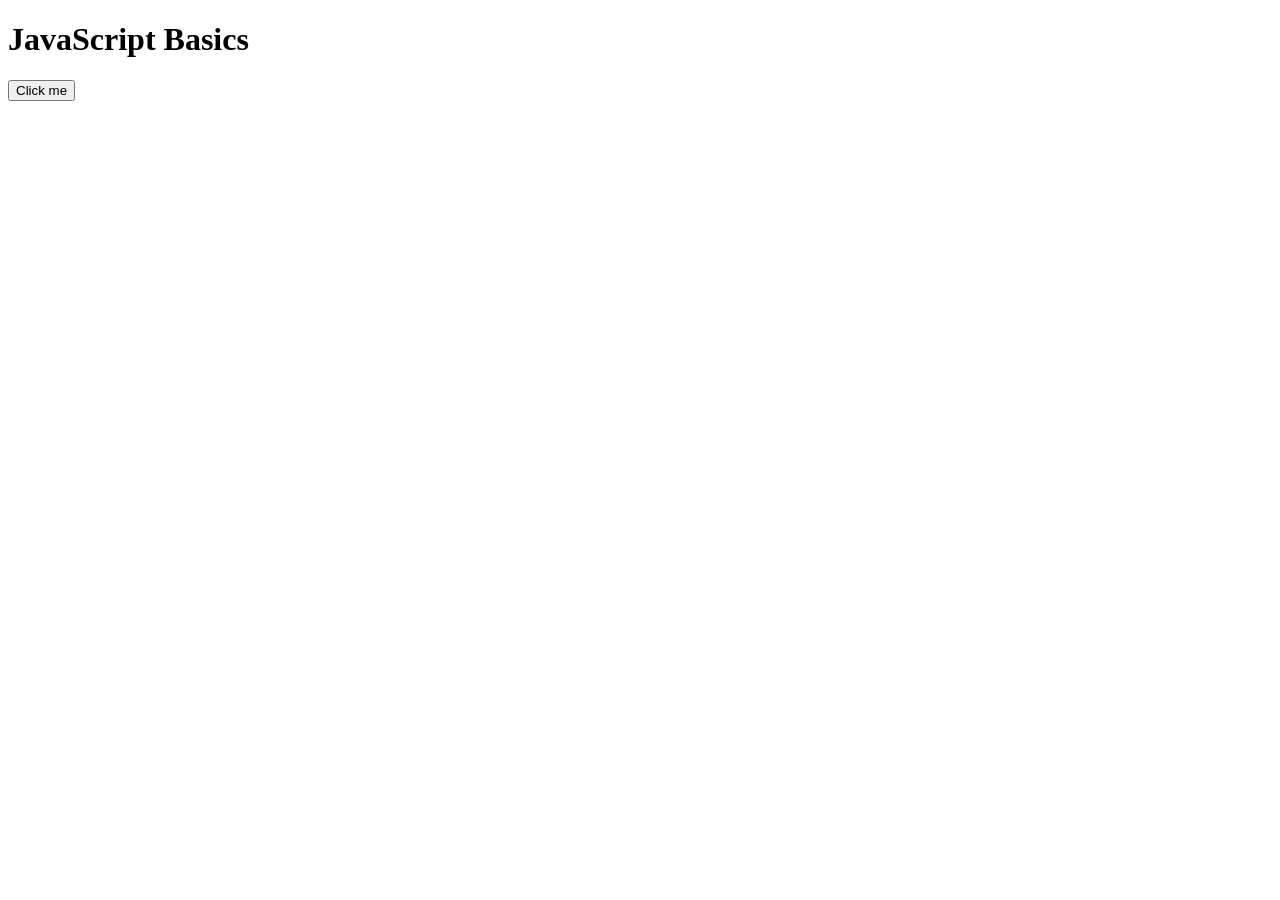
<file: WS02_JS_basics/index.html>
<!DOCTYPE html>
<html>
    <head>
        <title>JavaScript Basics</title>
    </head>
    <body>
        <h1>JavaScript Basics</h1><button id="mybutton">Click me</button>
        <script src="js/script.js"></script>
    </body>
</html>
</file>
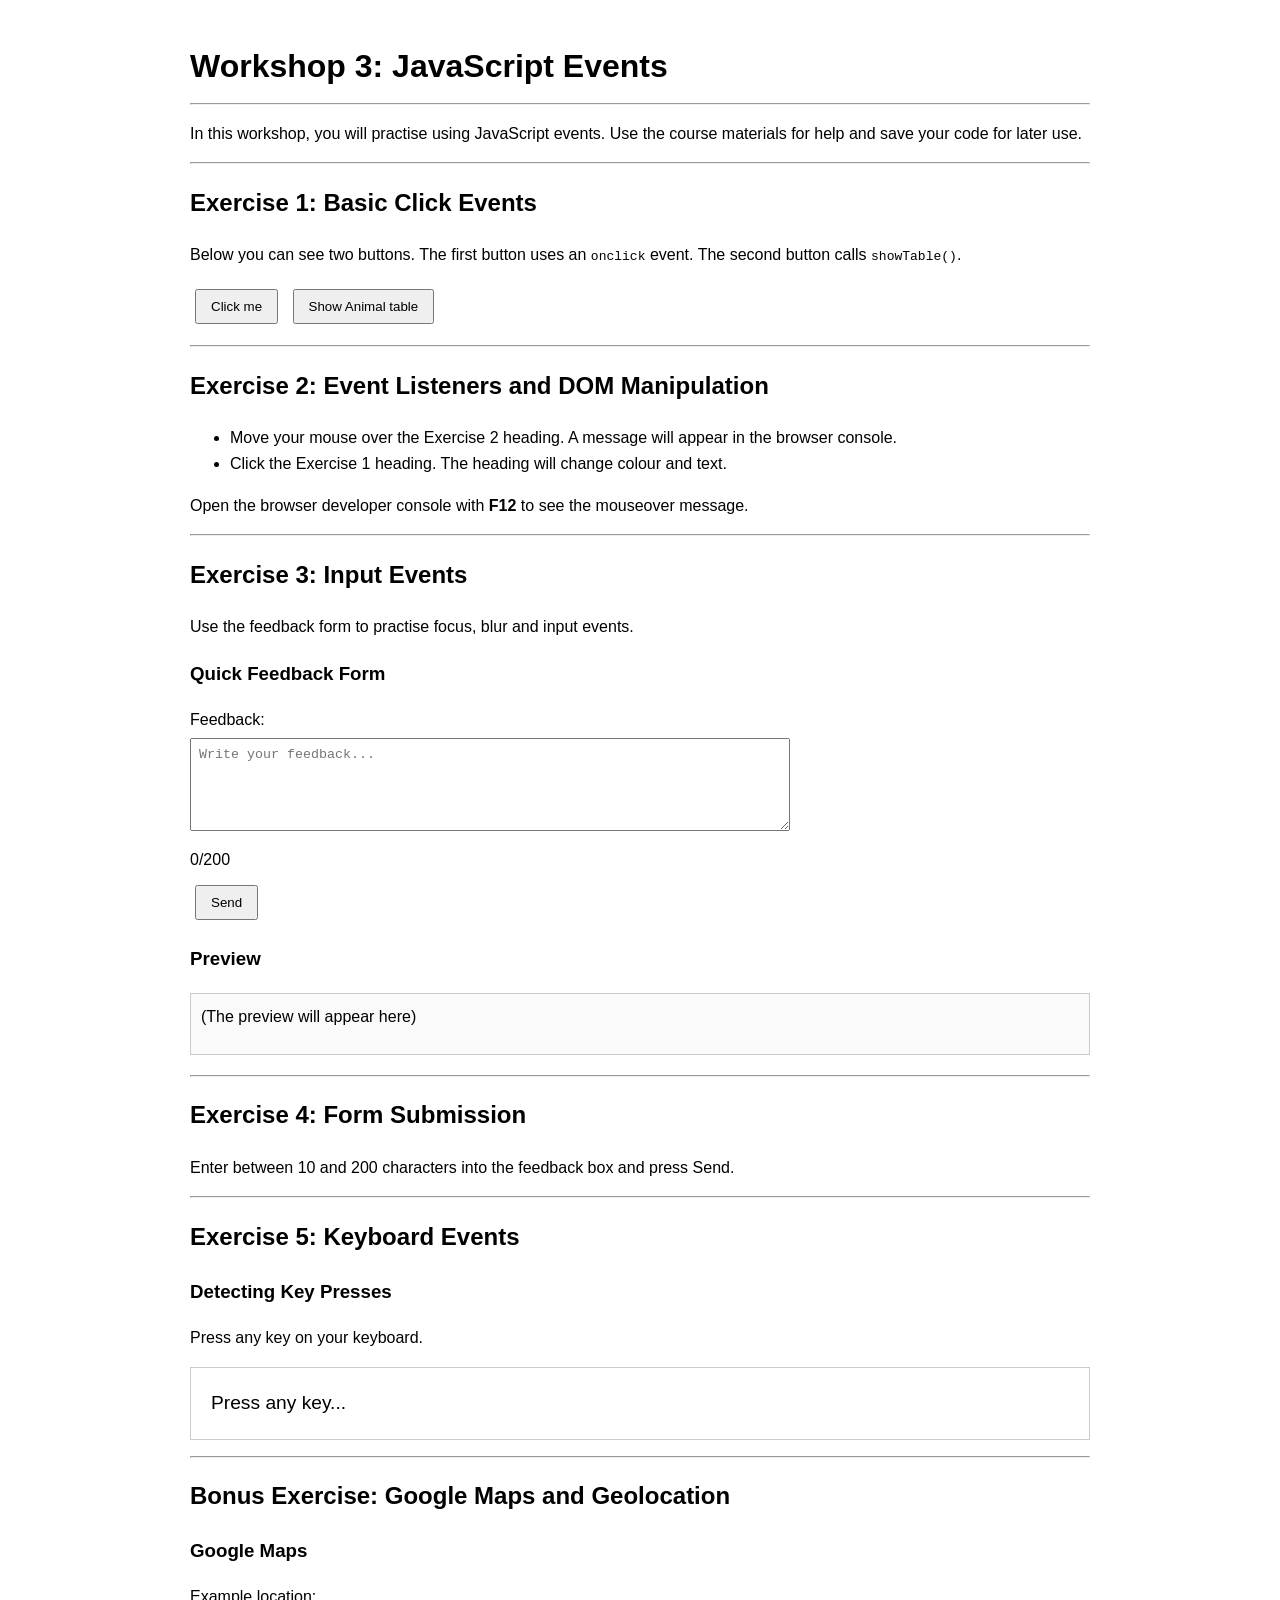
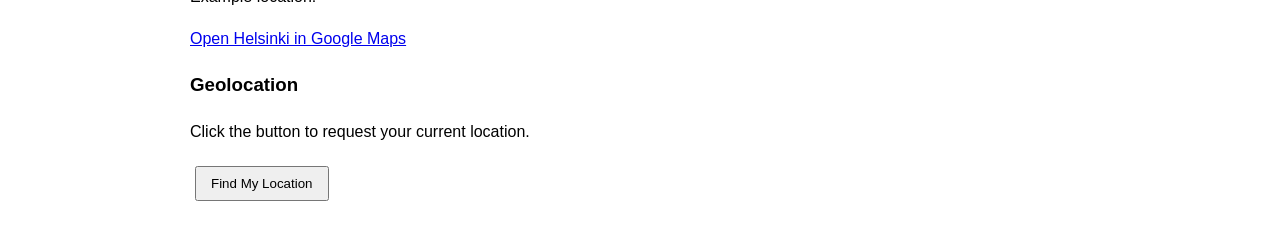
<file: WS03_JS_events/index.html>
<!DOCTYPE html>
<html lang="en">

<head>
    <meta charset="utf-8">
    <title>Workshop 3</title>
    <link rel="stylesheet" href="css/styles.css">
    <script src="js/script.js" defer></script>
</head>

<body class="ws3">

    <h1>Workshop 3: JavaScript Events</h1>

    <hr>

    <p>
        In this workshop, you will practise using JavaScript events.
        Use the course materials for help and save your code for later use.
    </p>

    <hr>


    <!-- =========================
         Exercise 1
         ========================= -->

    <h2>Exercise 1: Basic Click Events</h2>

    <p>
        Below you can see two buttons. The first button uses an
        <code>onclick</code> event. The second button calls
        <code>showTable()</code>.
    </p>

    <p>
        <button onclick="alert('You clicked me!')">
            Click me
        </button>

        <button onclick="showTable()">
            Show Animal table
        </button>
    </p>

    <div id="tableContainer"></div>

    <hr>


    <!-- =========================
         Exercise 2
         ========================= -->

    <h2>Exercise 2: Event Listeners and DOM Manipulation</h2>

    <ul>
        <li>
            Move your mouse over the Exercise 2 heading.
            A message will appear in the browser console.
        </li>

        <li>
            Click the Exercise 1 heading.
            The heading will change colour and text.
        </li>
    </ul>

    <p>
        Open the browser developer console with <strong>F12</strong>
        to see the mouseover message.
    </p>

    <hr>


    <!-- =========================
         Exercise 3
         ========================= -->

    <h2>Exercise 3: Input Events</h2>

    <p>
        Use the feedback form to practise focus, blur and input events.
    </p>

    <h3>Quick Feedback Form</h3>

    <form id="feedbackForm" novalidate>

        <label for="feedback">
            Feedback:
        </label>

        <br>

        <textarea
            id="feedback"
            placeholder="Write your feedback..."
            rows="5"
            maxlength="200"
        ></textarea>

        <div id="feedbackInfo">

            <span id="charcount">
                0/200
            </span>

            <span
                id="status"
                aria-live="polite"
            ></span>

        </div>

        <button
            id="sendBtn"
            type="submit"
        >
            Send
        </button>

    </form>


    <h3>Preview</h3>

    <div id="preview">
        (The preview will appear here)
    </div>

    <hr>


    <!-- =========================
         Exercise 4
         ========================= -->

    <h2>Exercise 4: Form Submission</h2>

    <p>
        Enter between 10 and 200 characters into the feedback box
        and press Send.
    </p>

    <hr>


    <!-- =========================
         Exercise 5
         ========================= -->

    <h2>Exercise 5: Keyboard Events</h2>

    <h3>Detecting Key Presses</h3>

    <p>
        Press any key on your keyboard.
    </p>

    <div id="keybox">
        Press any key...
    </div>

    <p id="keyinfo"></p>

    <hr>


    <!-- =========================
         Bonus Exercise
         ========================= -->

    <h2>Bonus Exercise: Google Maps and Geolocation</h2>

    <h3>Google Maps</h3>

    <p>
        Example location:
    </p>

    <a
        href="https://www.google.com/maps?q=60.1699,24.9384"
        target="_blank"
    >
        Open Helsinki in Google Maps
    </a>


    <h3>Geolocation</h3>

    <p>
        Click the button to request your current location.
    </p>

    <button id="locationBtn">
        Find My Location
    </button>

    <p id="locationStatus"></p>

</body>

</html>
</file>
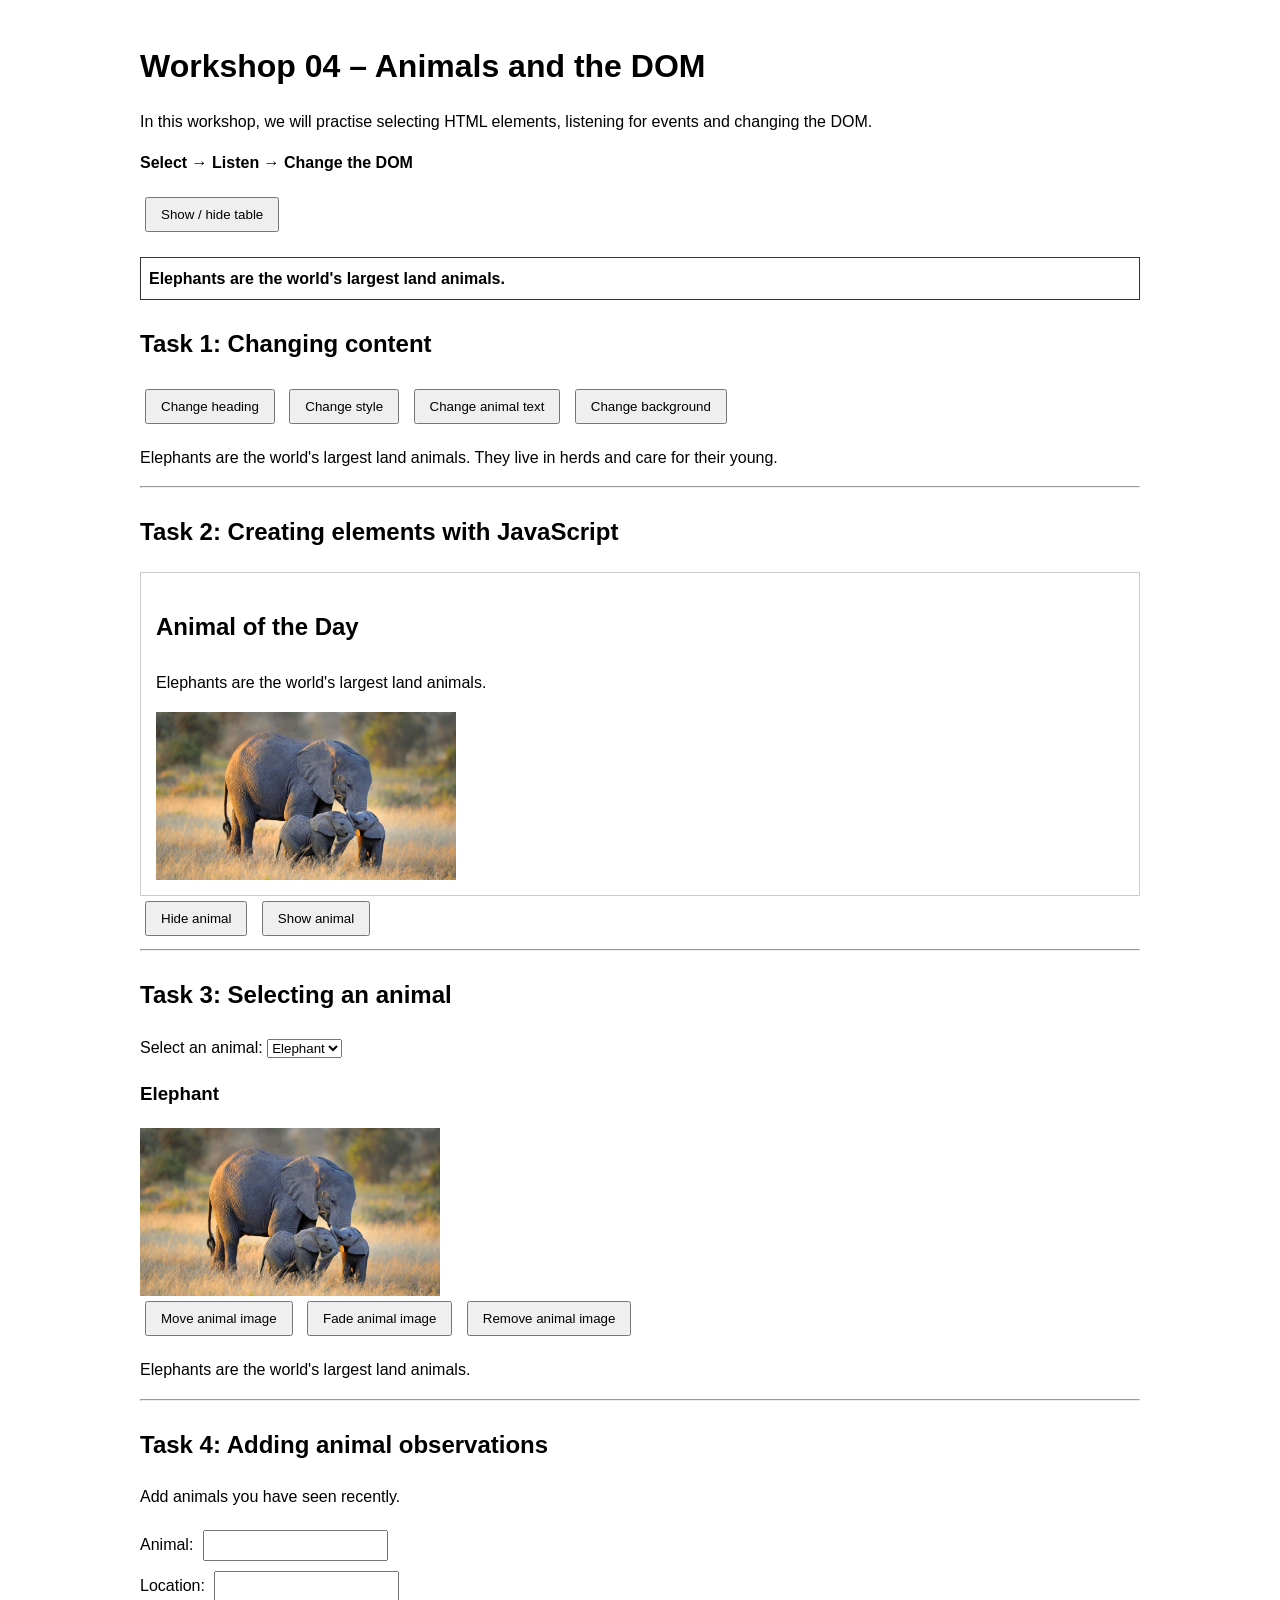
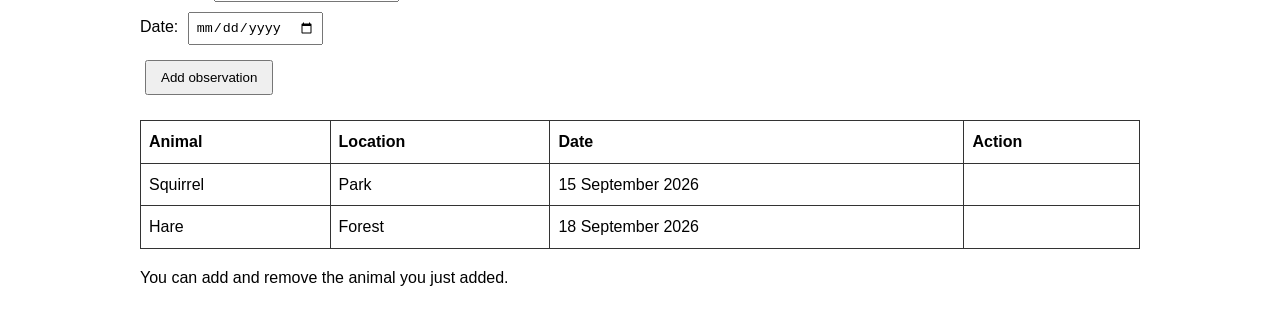
<file: WS_04_DOM_Scripting/index.html>
<!DOCTYPE html>
<html lang="en">

<head>
    <meta charset="UTF-8">
    <meta name="viewport" content="width=device-width, initial-scale=1.0">

    <title>Workshop 04 – DOM Scripting</title>

    <link rel="stylesheet" href="css/styles.css">
    <script src="js/script.js" defer></script>
</head>

<body>
    <header>
        <h1 id="mainHeading">Workshop 04 – Animals and the DOM</h1>

        <p>
            In this workshop, we will practise selecting HTML elements,
            listening for events and changing the DOM.
        </p>

        <p>
            <strong>Select → Listen → Change the DOM</strong>
        </p>

        <button id="animalButton">Show / hide table</button>

        <table id="animalTable">
            <thead>
                <tr>
                    <th>
                        Elephants are the world's largest land animals.
                    </th>
                </tr>
            </thead>
        </table>
    </header>

    <main>
        <section>
            <h2 id="taskOneHeading">Task 1: Changing content</h2>

            <div class="buttons">
                <button id="changeHeadingButton">
                    Change heading
                </button>

                <button id="changeStyleButton">
                    Change style
                </button>

                <button id="changeTextButton">
                    Change animal text
                </button>

                <button id="changeBackgroundButton">
                    Change background
                </button>
            </div>

            <p id="animalText">
                Elephants are the world's largest land animals.
            </p>
        </section>

        <hr>

        <section>
            <h2>Task 2: Creating elements with JavaScript</h2>

            <div id="animalContent"></div>

            <div class="buttons">
                <button id="hideAnimalButton">
                    Hide animal
                </button>

                <button id="showAnimalButton">
                    Show animal
                </button>
            </div>

            
        </section>

        <hr>

        <section>
            <h2>Task 3: Selecting an animal</h2>

            <label for="animalSelect">Select an animal:</label>

            <select id="animalSelect">
                <option value="elephant">Elephant</option>
                <option value="tiger">Tiger</option>
                <option value="penguin">Penguin</option>
                <option value="panda">Panda</option>
            </select>

            <article id="selectedAnimal">
                <h3 id="animalName">Elephant</h3>

                <img
                    id="animalImage"
                    src="images/elephant.png"
                    alt="Elephant"
                >

                <div class="buttons">
                    <button id="moveAnimalButton">
                        Move animal image
                    </button>

                    <button id="fadeAnimalButton">
                        Fade animal image
                    </button>

                    <button id="removeAnimalButton">
                        Remove animal image
                    </button>
                </div>

                <p id="animalDescription">
                    Elephants are the world's largest land animals.
                </p>
            </article>
        </section>

        <hr>

        <section>
            <h2>Task 4: Adding animal observations</h2>

            <p>
                Add animals you have seen recently.
            </p>

            <form id="animalForm">
                <div>
                    <label for="observationAnimal">Animal:</label>

                    <input
                        type="text"
                        id="observationAnimal"
                        name="observationAnimal"
                    >
                </div>

                <div>
                    <label for="observationLocation">Location:</label>

                    <input
                        type="text"
                        id="observationLocation"
                        name="observationLocation"
                    >
                </div>

                <div>
                    <label for="observationDate">Date:</label>

                    <input
                        type="date"
                        id="observationDate"
                        name="observationDate"
                    >
                </div>

                <button type="submit">
                    Add observation
                </button>
            </form>

            <table id="observationTable">
                <thead>
                    <tr>
                        <th>Animal</th>
                        <th>Location</th>
                        <th>Date</th>
                        <th>Action</th>
                    </tr>
                </thead>

                <tbody id="observationTableBody">
                    <tr>
                        <td>Squirrel</td>
                        <td>Park</td>
                        <td>15 September 2026</td>
                        <td></td>
                    </tr>

                    <tr>
                        <td>Hare</td>
                        <td>Forest</td>
                        <td>18 September 2026</td>
                        <td></td>
                    </tr>
                </tbody>
            </table>

            

            <p>
                You can add and remove the animal you just added.
            </p>
        </section>
    </main>
</body>

</html>
</file>
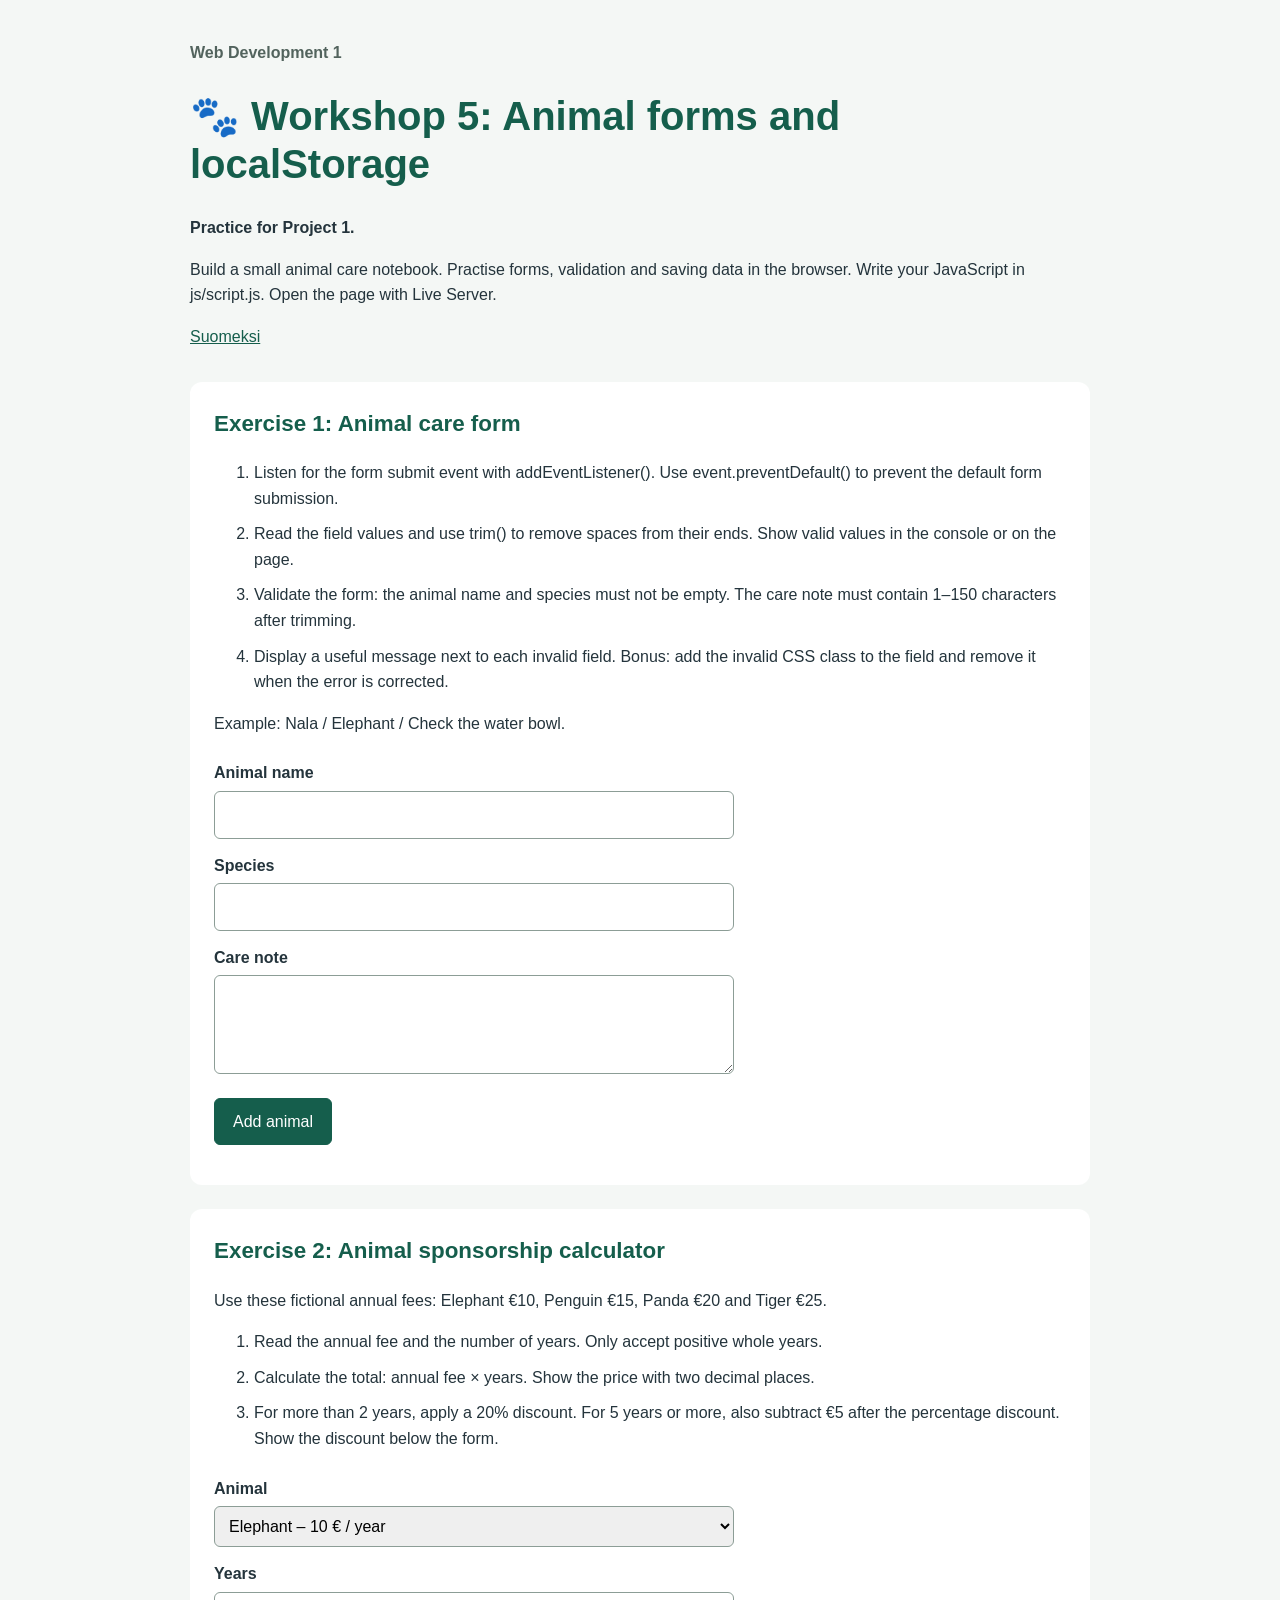
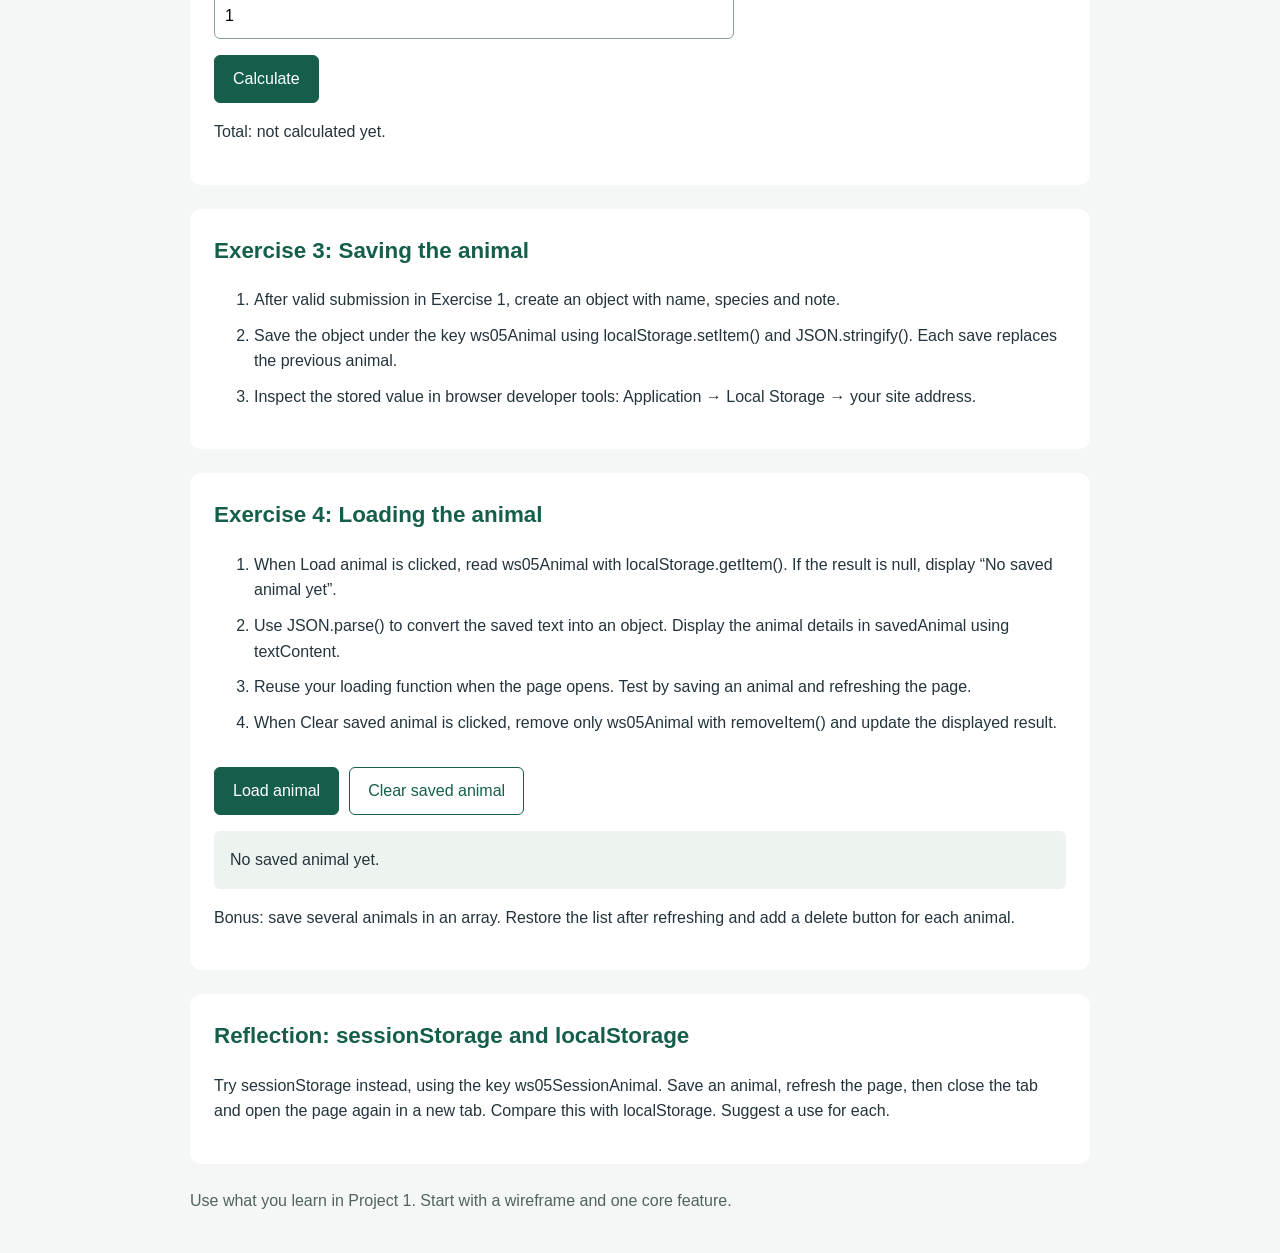
<file: WS_05_Forms/index.html>
<!DOCTYPE html>
<html lang="en">
<head>
  <meta charset="UTF-8">
  <meta name="viewport" content="width=device-width, initial-scale=1.0">
  <title>Workshop 5: Animal forms and localStorage</title>
  <link rel="stylesheet" href="css/styles.css">
  <script src="js/script.js" defer></script>
</head>
<body>
<main>
<header>
  <p class="course">Web Development 1</p>
  <h1>🐾 Workshop 5: Animal forms and localStorage</h1>
  <p class="notice">Practice for Project 1.</p>
  <p>Build a small animal care notebook. Practise forms, validation and saving data in the browser. Write your JavaScript in js/script.js. Open the page with Live Server.</p>
  <a href="index-fi.html" lang="fi">Suomeksi</a>
</header>
<section>
  <h2>Exercise 1: Animal care form</h2>
  <ol><li>Listen for the form submit event with addEventListener(). Use event.preventDefault() to prevent the default form submission.</li><li>Read the field values and use trim() to remove spaces from their ends. Show valid values in the console or on the page.</li><li>Validate the form: the animal name and species must not be empty. The care note must contain 1–150 characters after trimming.</li><li>Display a useful message next to each invalid field. Bonus: add the invalid CSS class to the field and remove it when the error is corrected.</li></ol>
  <p>Example: Nala / Elephant / Check the water bowl.</p>
  <!-- novalidate allows students to practise JavaScript validation. -->
  <form id="animalForm" novalidate>
    <label for="animalName">Animal name</label>
    <input id="animalName" name="name" type="text" required aria-describedby="nameError">
    <span id="nameError" class="error" aria-live="polite"></span>
    <label for="animalSpecies">Species</label>
    <input id="animalSpecies" name="species" type="text" required aria-describedby="speciesError">
    <span id="speciesError" class="error" aria-live="polite"></span>
    <label for="careNote">Care note</label>
    <textarea id="careNote" name="note" rows="3" required aria-describedby="noteError"></textarea>
    <span id="noteError" class="error" aria-live="polite"></span>
    <button type="submit">Add animal</button>
  </form>
  <p id="formResult" role="status"></p>
</section>
<section>
  <h2>Exercise 2: Animal sponsorship calculator</h2>
  <p>Use these fictional annual fees: Elephant €10, Penguin €15, Panda €20 and Tiger €25.</p>
  <ol><li>Read the annual fee and the number of years. Only accept positive whole years.</li><li>Calculate the total: annual fee × years. Show the price with two decimal places.</li><li>For more than 2 years, apply a 20% discount. For 5 years or more, also subtract €5 after the percentage discount. Show the discount below the form.</li></ol>
  <form id="sponsorForm">
    <label for="animalType">Animal</label>
    <select id="animalType" name="type"><option value="10">Elephant – 10 € / year</option><option value="15">Penguin – 15 € / year</option><option value="20">Panda – 20 € / year</option><option value="25">Tiger – 25 € / year</option></select>
    <label for="years">Years</label>
    <input id="years" name="years" type="number" min="1" step="1" value="1" required>
    <button type="submit">Calculate</button>
  </form>
  <p id="cost" role="status">Total: not calculated yet.</p>
  <p id="discountMessage" aria-live="polite"></p>
</section>
<section>
  <h2>Exercise 3: Saving the animal</h2>
  <ol><li>After valid submission in Exercise 1, create an object with name, species and note.</li><li>Save the object under the key ws05Animal using localStorage.setItem() and JSON.stringify(). Each save replaces the previous animal.</li><li>Inspect the stored value in browser developer tools: Application → Local Storage → your site address.</li></ol>
</section>
<section>
  <h2>Exercise 4: Loading the animal</h2>
  <ol><li>When Load animal is clicked, read ws05Animal with localStorage.getItem(). If the result is null, display “No saved animal yet”.</li><li>Use JSON.parse() to convert the saved text into an object. Display the animal details in savedAnimal using textContent.</li><li>Reuse your loading function when the page opens. Test by saving an animal and refreshing the page.</li><li>When Clear saved animal is clicked, remove only ws05Animal with removeItem() and update the displayed result.</li></ol>
  <div class="actions">
    <button type="button" id="loadAnimal">Load animal</button>
    <button type="button" id="clearAnimal" class="secondary">Clear saved animal</button>
  </div>
  <p id="savedAnimal" class="saved" role="status">Saved animal details will appear here.</p>
  <p>Bonus: save several animals in an array. Restore the list after refreshing and add a delete button for each animal.</p>
</section>
<section>
  <h2>Reflection: sessionStorage and localStorage</h2>
  <p>Try sessionStorage instead, using the key ws05SessionAnimal. Save an animal, refresh the page, then close the tab and open the page again in a new tab. Compare this with localStorage. Suggest a use for each.</p>
</section>
<footer><p>Use what you learn in Project 1. Start with a wireframe and one core feature.</p></footer>
</main>
</body>
</html>
</file>
<file: WS03_JS_events/css/styles.css>
/* ==========================================
   General page
   ========================================== */

body {
    font-family: Arial, sans-serif;
    max-width: 900px;
    margin: 0 auto;
    padding: 20px;
    line-height: 1.6;
}


/* ==========================================
   Headings
   ========================================== */

h1 {
    margin-bottom: 10px;
}


/* ==========================================
   Buttons
   ========================================== */

button {
    padding: 8px 14px;
    margin: 5px;
    cursor: pointer;
}


/* ==========================================
   Exercise 1: Table
   ========================================== */

table {
    border-collapse: collapse;
    margin-top: 20px;
    margin-bottom: 20px;
}


th,
td {
    border: 1px solid #333;
    padding: 8px 15px;
}


th {
    font-weight: bold;
}


/* ==========================================
   Exercise 3: Textarea
   ========================================== */

textarea {
    width: 100%;
    max-width: 600px;
    padding: 8px;
    margin-top: 5px;
    box-sizing: border-box;
}


/* ==========================================
   Feedback information
   ========================================== */

#feedbackInfo {
    margin: 8px 0;
}


#status {
    margin-left: 10px;
}


/* ==========================================
   Preview
   ========================================== */

#preview {
    border: 1px solid #ccc;
    padding: 10px;
    min-height: 40px;
    background: #fafafa;
    margin-bottom: 20px;
}


/* ==========================================
   Exercise 5: Keyboard
   ========================================== */

#keybox {
    padding: 20px;
    border: 1px solid #ccc;
    font-size: 1.2em;
    margin: 15px 0;
    min-height: 30px;
}


#keyinfo {
    font-weight: bold;
}


/* ==========================================
   Bonus: Location
   ========================================== */

#locationStatus {
    margin-top: 15px;
}
</file>
<file: WS_04_DOM_Scripting/css/styles.css>
body {
    font-family: Arial, sans-serif;
    max-width: 1000px;
    margin: 0 auto;
    padding: 20px;
    line-height: 1.6;
}

h1 {
    margin-bottom: 10px;
}

h2 {
    margin-top: 25px;
}

button {
    padding: 8px 14px;
    margin: 5px;
    cursor: pointer;
}

.highlight {
    background-color: yellow;
    padding: 5px;
}

.animal-heading {
    margin-top: 20px;
    font-size: 1.5em;
}

#animalContent {
    margin-top: 20px;
    padding: 15px;
    border: 1px solid #ccc;
}

#animalContent img {
    max-width: 300px;
    display: block;
    margin-top: 10px;
}

#animalImage {
    max-width: 300px;
    display: block;
    margin-top: 15px;
}

.image-highlight {
    transform: scale(1.05);
    transition: transform 0.3s ease;
}

#animalForm {
    margin: 20px 0;
}

#animalForm div {
    margin-bottom: 10px;
}

#animalForm input {
    padding: 6px;
    margin-left: 5px;
}

table {
    border-collapse: collapse;
    margin-top: 20px;
    width: 100%;
}

th,
td {
    border: 1px solid #333;
    padding: 8px;
    text-align: left;
}

th {
    font-weight: bold;
}

.image-move {
    animation: moveAnimal 2s ease-in-out;
}

@keyframes moveAnimal {
    0% {
        transform: translateX(0);
    }

    50% {
        transform: translateX(150px);
    }

    100% {
        transform: translateX(0);
    }
}

.image-fade {
    opacity: 0;
    transition: opacity 1s ease;
}

.remove-button {
    margin: 0;
}
</file>
<file: WS_05_Forms/css/styles.css>
/* Simple shared styles for the English and Finnish workshop. */
* { box-sizing: border-box; }
body {
  margin: 0;
  padding: 24px;
  font-family: Arial, Helvetica, sans-serif;
  line-height: 1.6;
  color: #24343c;
  background: #f4f7f5;
}
main { max-width: 900px; margin: auto; }
header { margin-bottom: 32px; }
h1 { font-size: clamp(1.8rem, 4vw, 2.5rem); line-height: 1.2; color: #155e4c; }
h2 { margin-top: 0; color: #155e4c; font-size: 1.4rem; }
.course { color: #52635d; font-weight: bold; }
.notice { font-weight: bold; }
section { margin-bottom: 24px; padding: 24px; background: white; border-radius: 12px; }
li { margin-bottom: 10px; }
a { color: #155e4c; }
form { max-width: 520px; margin-top: 24px; }
label { display: block; margin-top: 14px; font-weight: bold; }
input, select, textarea {
  width: 100%; padding: 10px; margin-top: 5px;
  font: inherit; border: 1px solid #8c9d96; border-radius: 6px;
}
button {
  margin-top: 16px; padding: 10px 18px; font: inherit;
  color: white; background: #155e4c; border: 1px solid #155e4c;
  border-radius: 6px; cursor: pointer;
}
button:hover { background: #104b3d; }
.secondary { color: #155e4c; background: white; }
.secondary:hover { background: #edf4f0; }
.actions { display: flex; flex-wrap: wrap; gap: 10px; }
:focus-visible { outline: 3px solid #bd650d; outline-offset: 3px; }
.error { display: block; color: #b42318; font-size: .95rem; }
.invalid { border: 2px solid #b42318; }
.saved { padding: 16px; background: #edf4f0; border-radius: 6px; white-space: pre-line; }
footer { color: #52635d; }
@media (max-width: 600px) {
  body { padding: 14px; }
  section { padding: 18px; }
}
</file>
